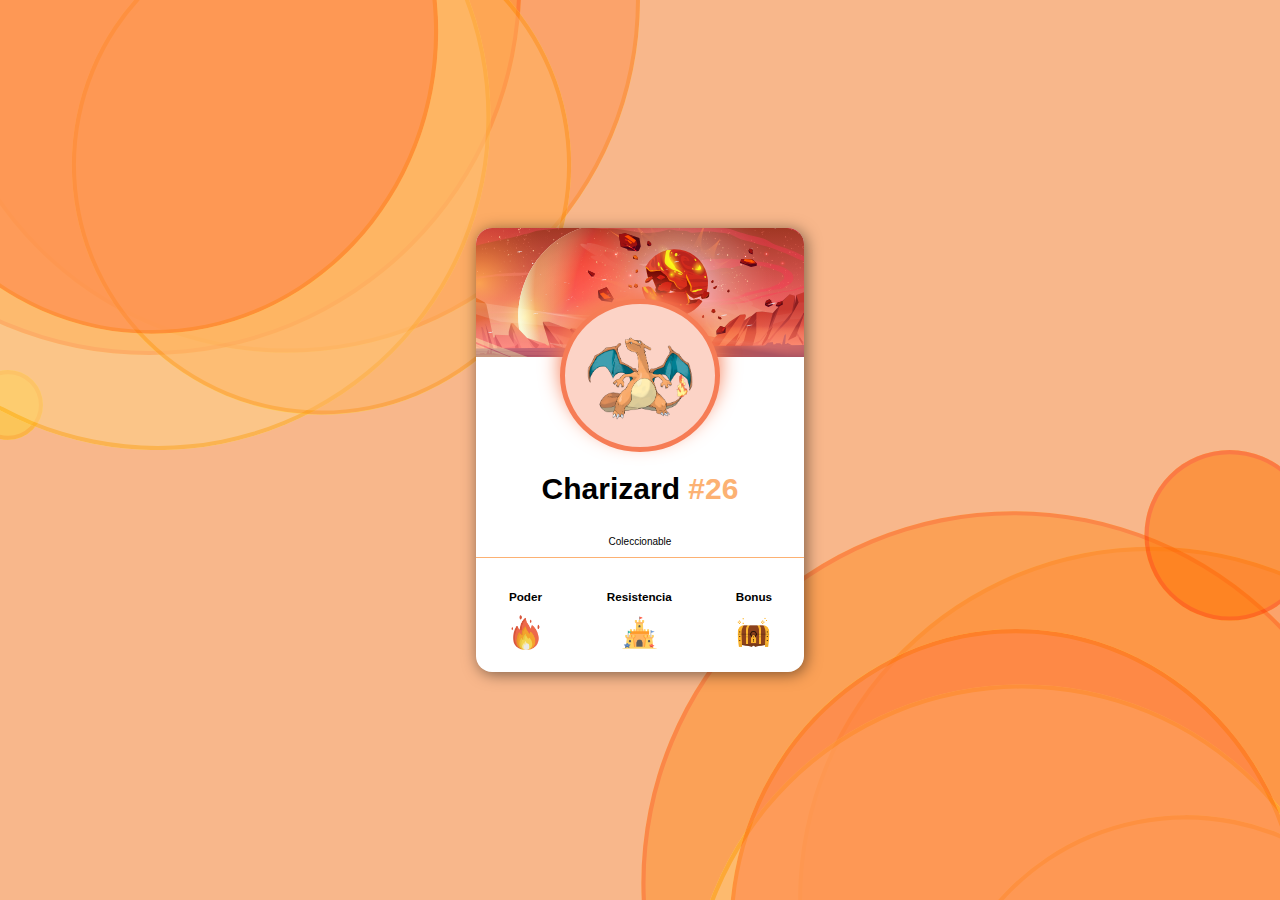
<file: Card Pokemon/index.html>
<!DOCTYPE html>
<html lang="en">
<head>
    <meta charset="UTF-8">
    <meta http-equiv="X-UA-Compatible" content="IE=edge">
    <meta name="viewport" content="width=device-width, initial-scale=1.0">
    <title>Card Pokemon</title>
    <link rel="stylesheet" href="./public/css/style.css">
    <link rel="shortcut icon" href="./public/img/650px-Charizard.png" type="image/png">
</head>
<body>
    <main class="container">
        <article class="card">
            <img class="card-header" src="./public/img/fondoencabezado.svg" alt="fondocard">
            <div class="card-body">
                <div class="card-body-contentimg">
                    <img src="./public/img/650px-Charizard.png" alt="charizard" class="card-body-contentimg-img" width="150">
                </div>
                <h1 class="card-body-title">Charizard <span>#26</span></h1>
                <p class="card-body-txte">Coleccionable</p>
            </div>
            <div class="card-footer">
                <div class="card-footer-poder">
                    <h3>Poder</h3>
                    <img src="./public/img/fuego.png" alt="fuego" width="35">
                </div>
                <div class="card-footer-poder">
                    <h3>Resistencia</h3>
                    <img src="./public/img/castillo.png" alt="castillo" width="35">
                </div>
                <div class="card-footer-poder">
                    <h3>Bonus</h3>
                    <img src="./public/img/cofre.png" alt="cofre" width="35">
                </div>
            </div>
        </article>
    </main>
</body>
</html>
</file>
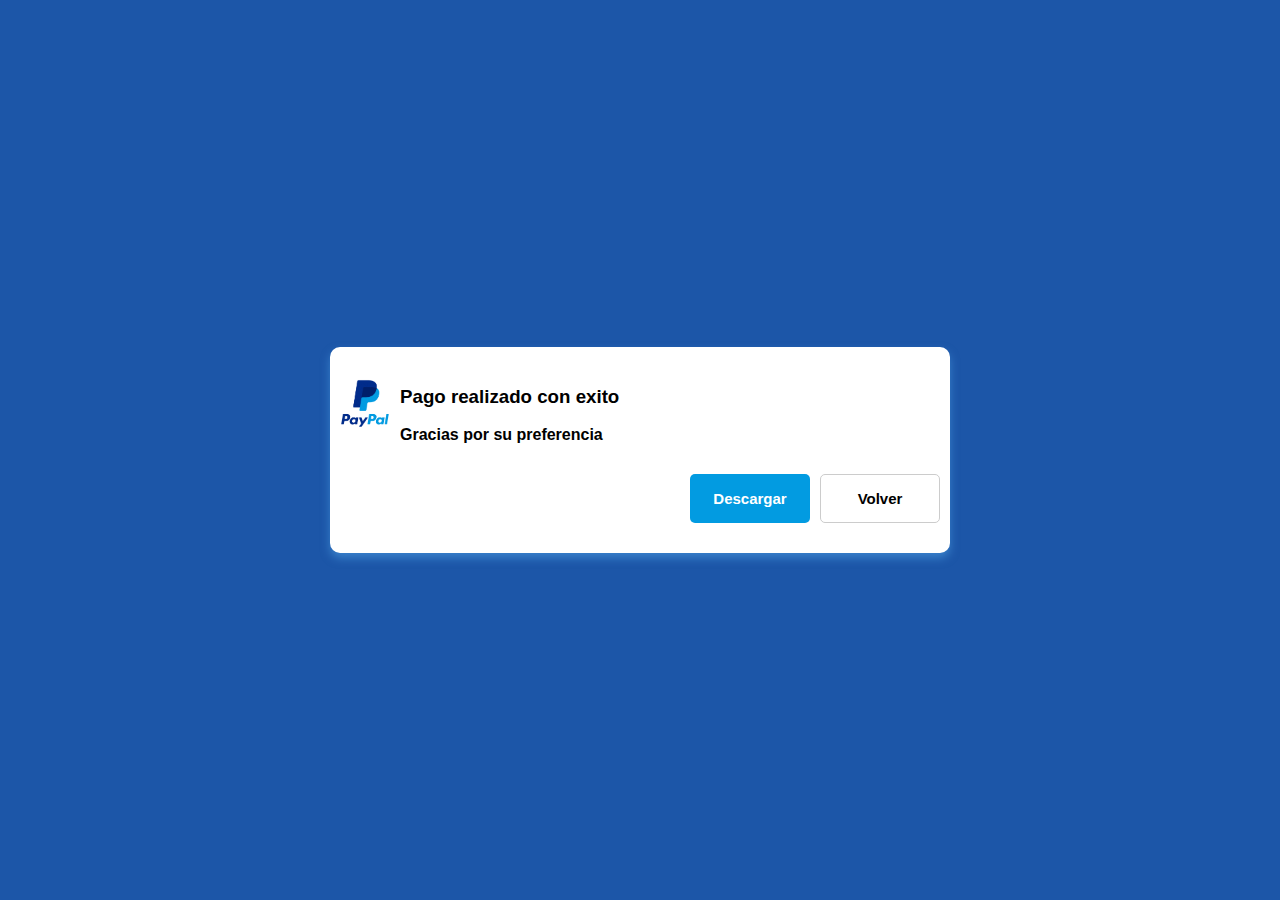
<file: Confirmado/index.html>
<!DOCTYPE html>
<html lang="en">
<head>
    <meta charset="UTF-8">
    <meta http-equiv="X-UA-Compatible" content="IE=edge">
    <meta name="viewport" content="width=device-width, initial-scale=1.0">
    <title>Confirmado</title>
    <link rel="stylesheet" href="./public/style.css">
</head>
<body>
    <div class="contenedor">
        <div class="sub-contenedor">
            <div class="contenido">
                <div class="icon">
                    <img src="./public/img/Paypal.png" alt="paypal" width="50px">
                </div>
                <div class="mensaje">
                    <div class="title">
                        <h3>Pago realizado con exito</h3>
                        <div class="text">Gracias por su preferencia</div>
                    </div>
                </div>
            </div>
            <div class="actions">
                <button class="btn-descargar">Descargar</button>
                <button class="btn-volver">Volver</button>
            </div>
        </div>
    </div>
</body>
</html>
</file>
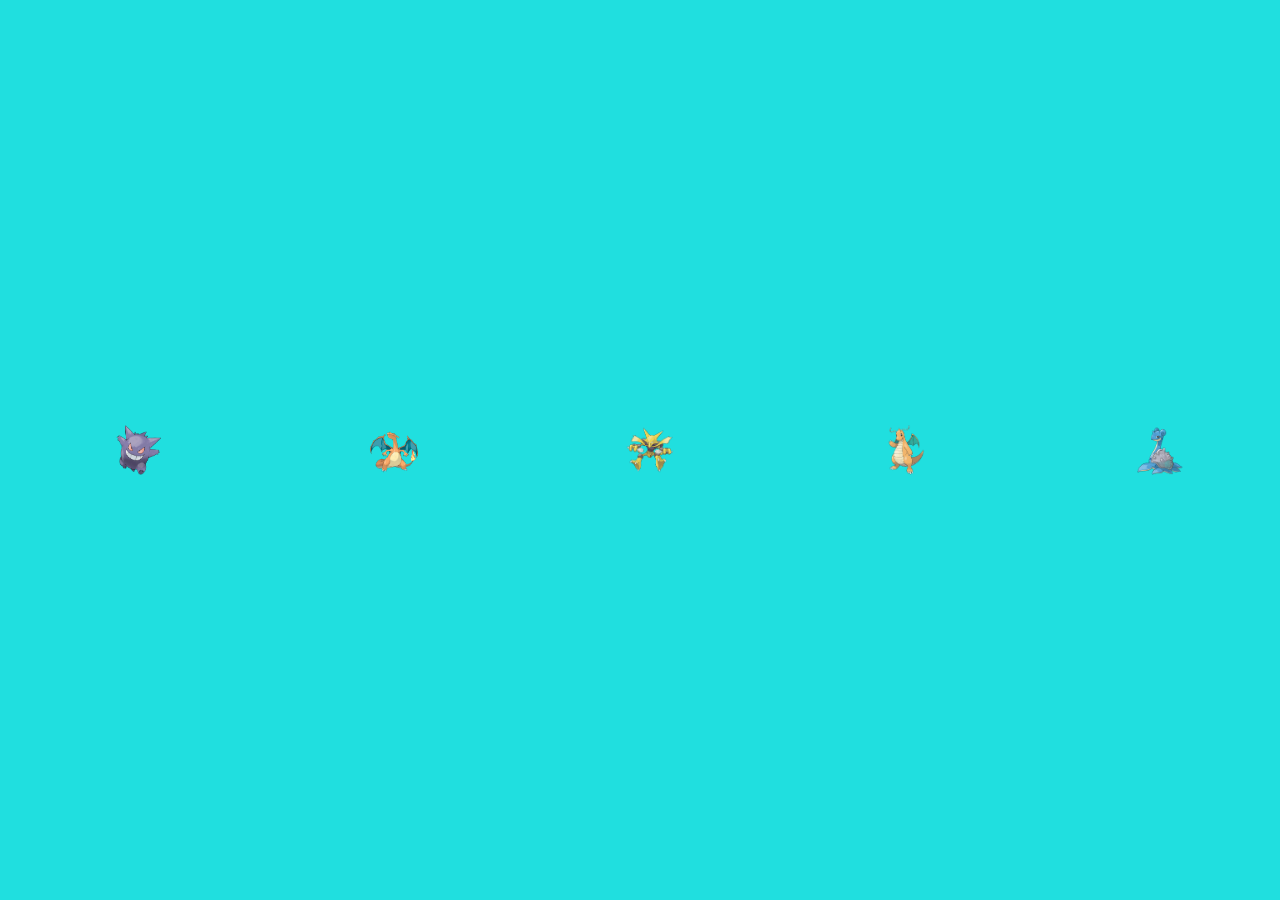
<file: Imagenes Apiladas/index.html>
<!DOCTYPE html>
<html lang="en">
<head>
    <meta charset="UTF-8">
    <meta http-equiv="X-UA-Compatible" content="IE=edge">
    <meta name="viewport" content="width=device-width, initial-scale=1.0">
    <title>Pokemon</title>
    <link rel="stylesheet" href="./public/style.css">
</head>
<body>
    <div class="imagenes-container">
        <div class="imagen">
            <img src="./public/img/650px-Gengar.png" alt="Gengar">
            <span class="nombre">
                <span class="text">Gengar</span>
            </span>
        </div>
        <div class="imagen">
            <img src="./public/img/650px-Charizard.png" alt="Charizard">
            <span class="nombre">
                <span class="text">Charizard</span>
            </span>
        </div>
        <div class="imagen">
            <img src="./public/img/Alakazam.png" alt="Alakazam">
            <span class="nombre">
                <span class="text">Alakazam</span>
            </span>
        </div>
        <div class="imagen">
            <img src="./public/img/Dragonite.png" alt="Dragonite">
            <span class="nombre">
                <span class="text">Dragonite</span>
            </span>
        </div>
        <div class="imagen">
            <img src="./public/img/Lapras.png" alt="Lapras">
            <span class="nombre">
                <span class="text">Lapras</span>
            </span>
        </div>
    </div>
</body>
</html>
</file>
<file: Card Pokemon/public/css/style.css>
:root {
  --color1: #f8b78b;
  --color2: #fcb173 ;
}

html {
  box-sizing: border-box;
  font-size: 62.5%;
}

*, *:before, *:after {
  box-sizing: inherit;
}

body {
  font-family: sans-serif;
  background-color: var(--color1);
  background-image: url(../img/fondoTop.svg), url(../img/fondoBotton.svg);
  background-repeat: no-repeat, no-repeat;
  background-position: right 50vw bottom 50vh, left 50vw top 50vh;
  margin: 0;
  padding: 0;
  box-sizing: border-box;
}

.container {
  display: flex;
  justify-content: center;
  align-items: center;
  height: 100vh;
}

.card {
  background-color: white;
  width: 328px;
  border-radius: 16px;
  box-shadow: 2px 2px 15px rgba(0, 0, 0, 0.5);
  overflow: hidden;
}
.card-header {
  width: 100%;
  display: block;
}
.card-body {
  display: flex;
  flex-direction: column;
  align-items: center;
  border-bottom: 1px solid var(--color2);
}
.card-body-contentimg {
  border: 5px solid #f67c55;
  border-radius: 50%;
  background-color: #fcd3c6;
  box-shadow: 0px -10px 20px #f67c55;
  margin-top: -58px;
}
.card-body-contentimg-img {
  padding: 20px;
}
.card-body-title {
  margin-top: 2rem;
  font-size: 3rem;
}
.card-body-title span {
  color: var(--color2);
}
.card-footer {
  display: flex;
  align-content: center;
  justify-content: space-around;
}
.card-footer-poder {
  text-align: center;
  margin-bottom: 2rem;
  margin-top: 2rem;
}/*# sourceMappingURL=style.css.map */
</file>
<file: Confirmado/public/style.css>
body {
    padding: 0;
    margin: 0;
    box-sizing: border-box;
    font-family: Arial, Helvetica, sans-serif;
    background-color: coral
}

.contenedor {
    background-color: #1c56a8;
    display: flex;
    width: 100%;
    height: 100%;
    align-items: center;
    justify-content: center;
    position: fixed;
}

.contenedor .sub-contenedor {
    width: 600px;
    border-radius: 10px;
    background-color: white;
    padding: 20px 10px;
    box-shadow: 0px 5px 10px rgba(85, 171, 237, 0.5);
}

.contenedor .sub-contenedor .contenido {
    display: flex;
    gap: 10px;
    align-items: center;
    margin-bottom: 20px;
    flex: auto;
}

.contenedor .sub-contenedor .contenido .mensaje .title {
    font-weight: bolder;
}

.contenedor .sub-contenedor .actions {
    padding:10px 0;
    display: flex;
    justify-content:end;
    gap: 10px;
} 

.contenedor .sub-contenedor .actions button {
    border: none;
    padding: 15px;
    min-width: 120px;
    border-radius:5px;
    font-weight: bold;
    font-size: 15px;
    cursor: pointer;
}

.contenedor .sub-contenedor .actions .btn-descargar {
    background-color: #029be1;
    color: white;
}

.contenedor .sub-contenedor .actions .btn-descargar:hover {
    background-color: #006b9d;
}

.contenedor .sub-contenedor .actions .btn-volver {
    background-color: white;
    border: 1px solid #ccc
}

.contenedor .sub-contenedor .actions .btn-volver:hover {
    background-color: #eee;
}

@media (max-width:600px) {
    .contenedor .sub-contenedor{
        width: 80%;
    }

    .contenedor .sub-contenedor .actions {
        flex-direction: column;
    }
}
</file>
<file: Imagenes Apiladas/public/style.css>
body {
    margin:0;
    padding: 0;
    font-family: sans-serif;
    box-sizing: border-box;
    background-color: rgb(32, 223, 223)
}

.imagenes-container {
    display: flex;
    justify-content: space-around;
    align-items: center;
    height: 100vh;
}

.imagenes-container .imagen{
    position: relative;
    margin-right: -20px;
    display: inline-flex;
    flex-direction: column;
}

.imagenes-container .imagen  img{
    width: 50px;
    height:  50px;
    transition: transform 0.32s ease-in-out;
}

.imagenes-container .imagen .nombre {
    position: absolute;
    background-color: black;
    border-radius:  5px;
    color: white;
    display: none;
    min-width: 100px;
    width: 150px;
    top: -35px;
    left: calc(-50% - 30px);
    padding:  10px 15px;
}

.imagenes-container .imagen .nombre .text {
    display: inline-block;
    text-overflow: ellipsis;
    overflow: hidden;
    white-space: nowrap;
    margin: 0 auto;
    width:  150px;
    text-align: center;
    box-sizing: border-box;
}

.imagenes-container .imagen:hover .nombre {
    display: inline-block;
    transform:  translateY(-20px);
}

.imagenes-container .imagen .nombre ::before {
    content: "";
    position: absolute;
    width: 1px;
    height: 1px;
    left: 40%;
    bottom: -20px;
    border-top: solid 10px black;
    border-left: solid 10px transparent;
    border-right: solid 10px transparent;
    border-bottom: solid 10px transparent;
}

.imagenes-container .imagen:hover img {
    transform: translateY(-10px);
}

@media (max-width: 680px) {
    .imagenes-container {
        flex-direction: column;
    }
}
</file>
